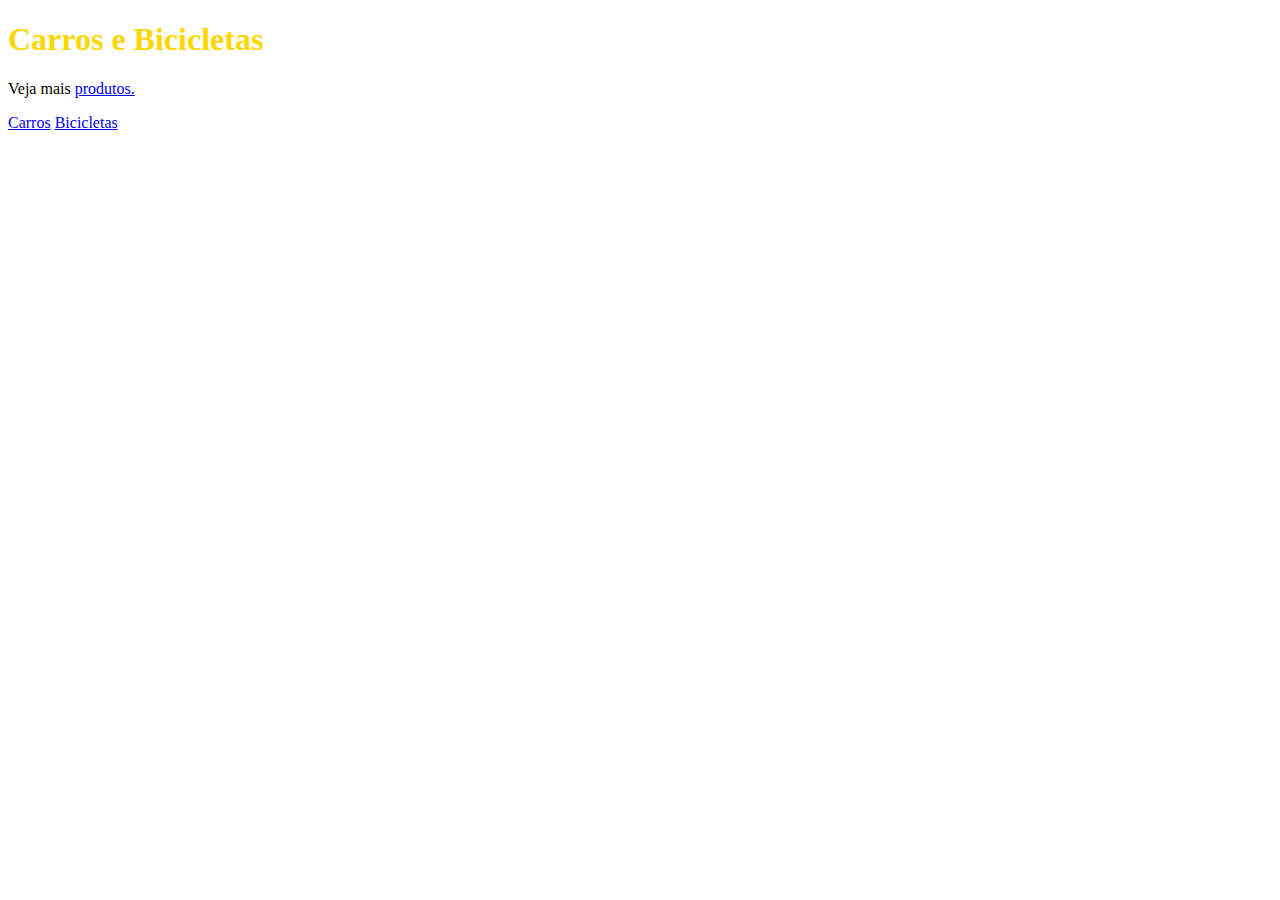
<file: 001_links/index.html>
<!DOCTYPE html>
<html>

<head>
    <meta charset="UTF-8">
    <meta http-equiv="X-UA-Compatible" content="IE=edge">
    <meta name="viewport" content="width=device-width, initial-scale=1.0">
    <title>Carros e Bicicletas</title>
    <link rel="stylesheet" href="/001_links/style.css">
</head>

<body>

    <h1 id="introducao">Carros e Bicicletas</h1>

    <p>Veja mais <a href="/">produtos.</a> </p>
    <a href="/001_links/produtos/carros.html">Carros</a>
    <a href="/001_links/produtos/bicicletas.html">Bicicletas</a>

</body>

</html>
</file>
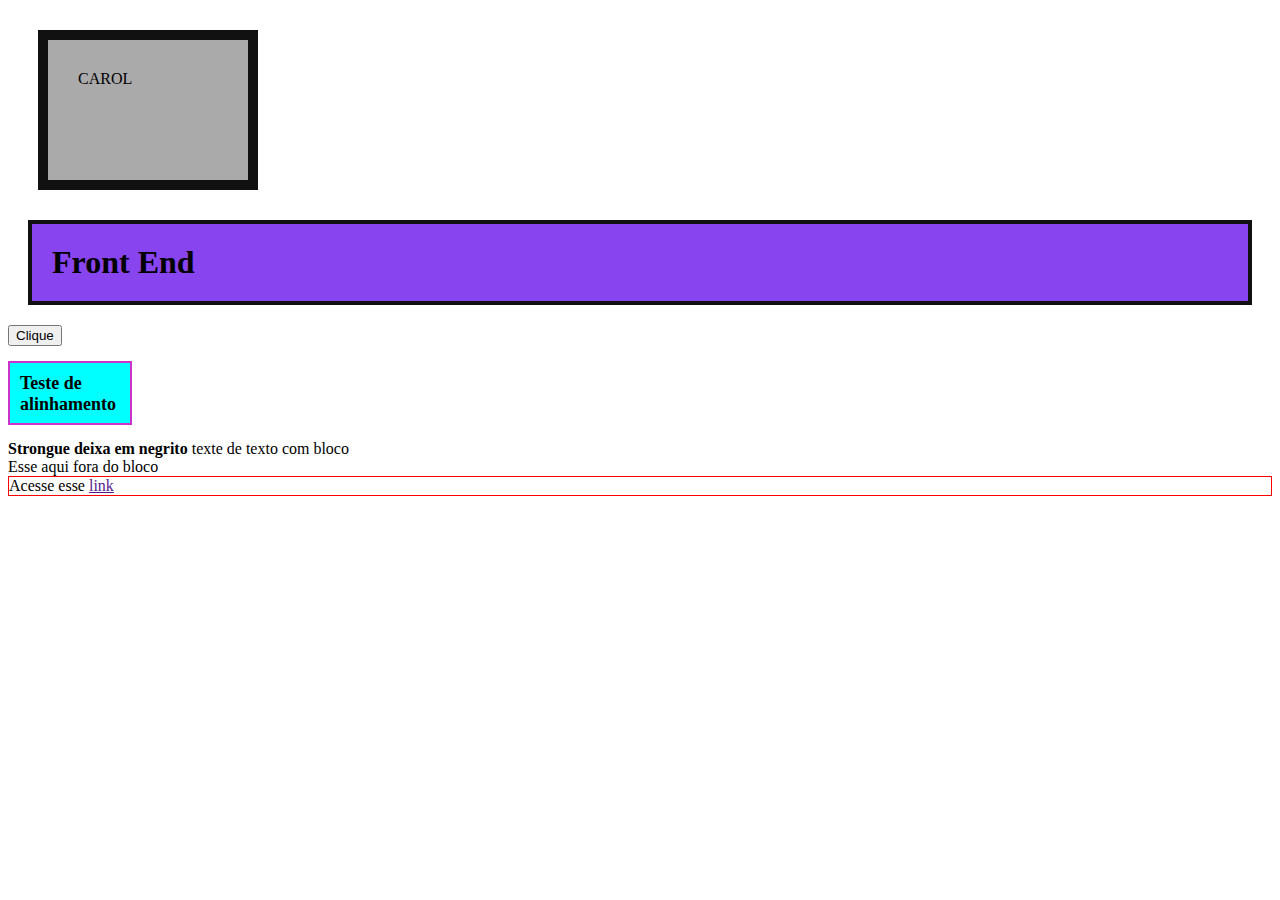
<file: 002_alinhamento/index.html>
<!DOCTYPE html>
<html lang="en">

<head>
  <meta charset="UTF-8">
  <meta http-equiv="X-UA-Compatible" content="IE=edge">
  <meta name="viewport" content="width=device-width, initial-scale=1.0">
  <title>Document</title>
  <link rel="stylesheet" href="/002_alinhamento/style.css">
</head>

<body>

  <div class="meunome">CAROL</div>
  <h1>Front End</h1>
  <button>Clique</button>
  <h2>Teste de alinhamento</h2>
  <strong>Strongue deixa em negrito</strong>
  <span>texte de texto com bloco <div>Esse aqui fora do bloco</div></span>
  <div class="meulink">Acesse esse <a href="">link</a></div>

</body>

</html>
</file>
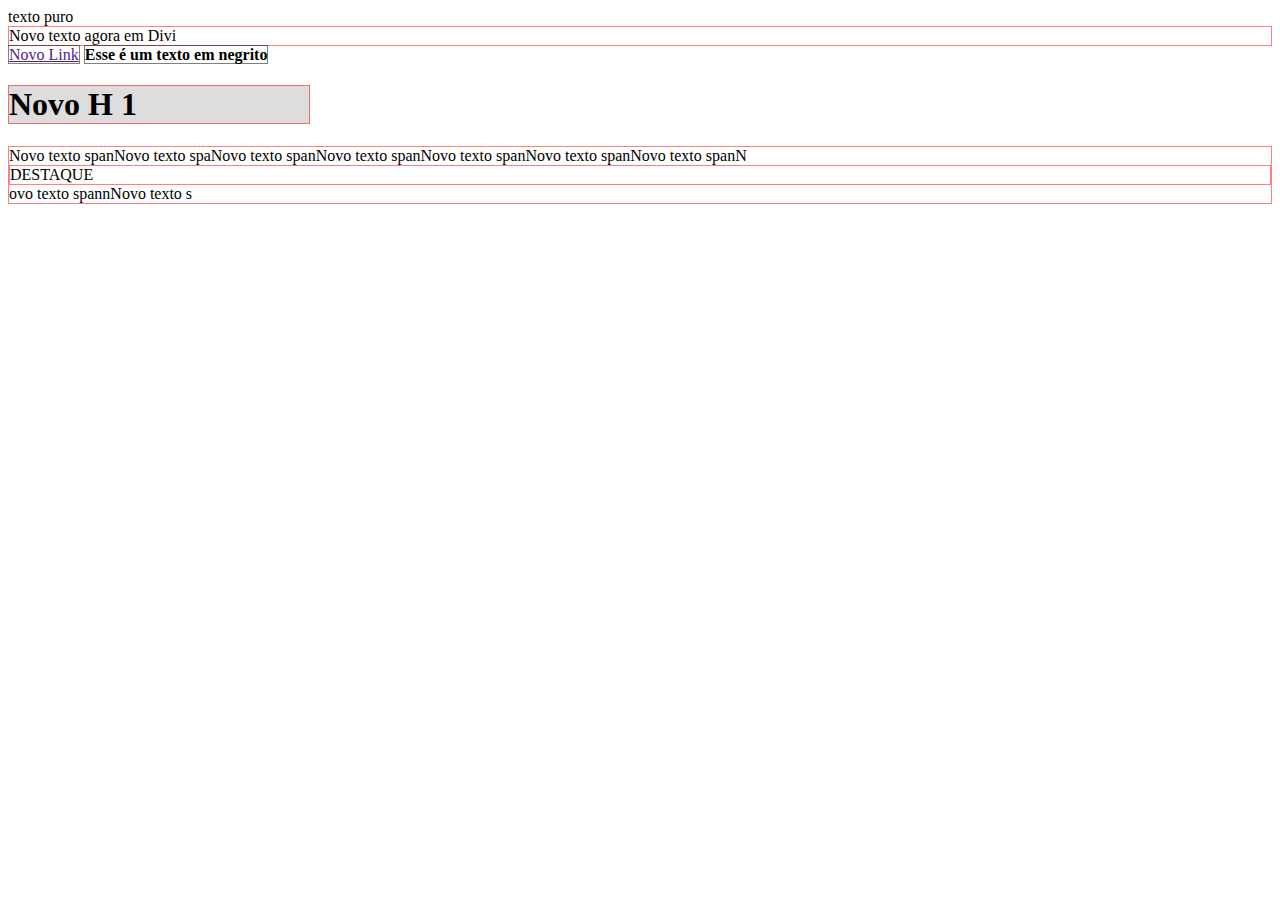
<file: 003/index.html>
<!DOCTYPE html>
<html lang="en">
<head>
  <meta charset="UTF-8">
  <meta http-equiv="X-UA-Compatible" content="IE=edge">
  <meta name="viewport" content="width=device-width, initial-scale=1.0">
  <title>Display</title>
  <link rel="stylesheet" href="style.css">
</head>
<body>

  texto puro
  <div>Novo texto agora em Divi</div>
  <a href="">Novo Link</a>
  <strong>Esse é um texto em negrito</strong>

  <h1>Novo H 1</h1>
  <div>Novo texto spanNovo texto spaNovo texto 
    spanNovo texto spanNovo texto spanNovo texto 
    spanNovo texto spanN <div>DESTAQUE</div> ovo texto spannNovo texto 
    s</div>

  
</body>
</html>
</file>
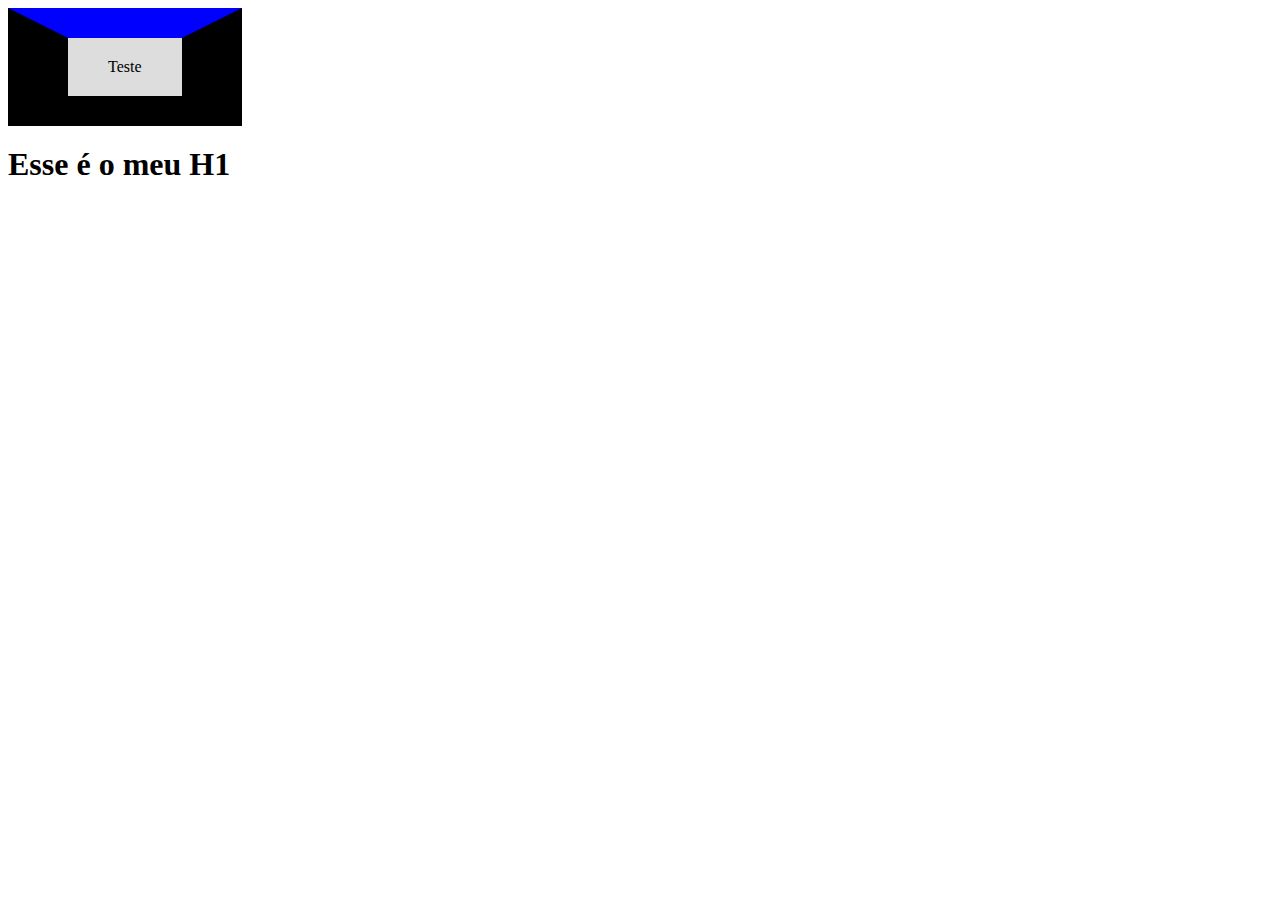
<file: 004_posicionamento/index.html>
<!DOCTYPE html>
<html lang="en">
<head>
  <meta charset="UTF-8">
  <meta http-equiv="X-UA-Compatible" content="IE=edge">
  <meta name="viewport" content="width=device-width, initial-scale=1.0">
  <title>Posicionamento</title>
  <link rel="stylesheet" href="style.css">
</head>
<body>

  <span>Teste</span>
  <h1>Esse é o meu H1</h1>
  
</body>
</html>
</file>
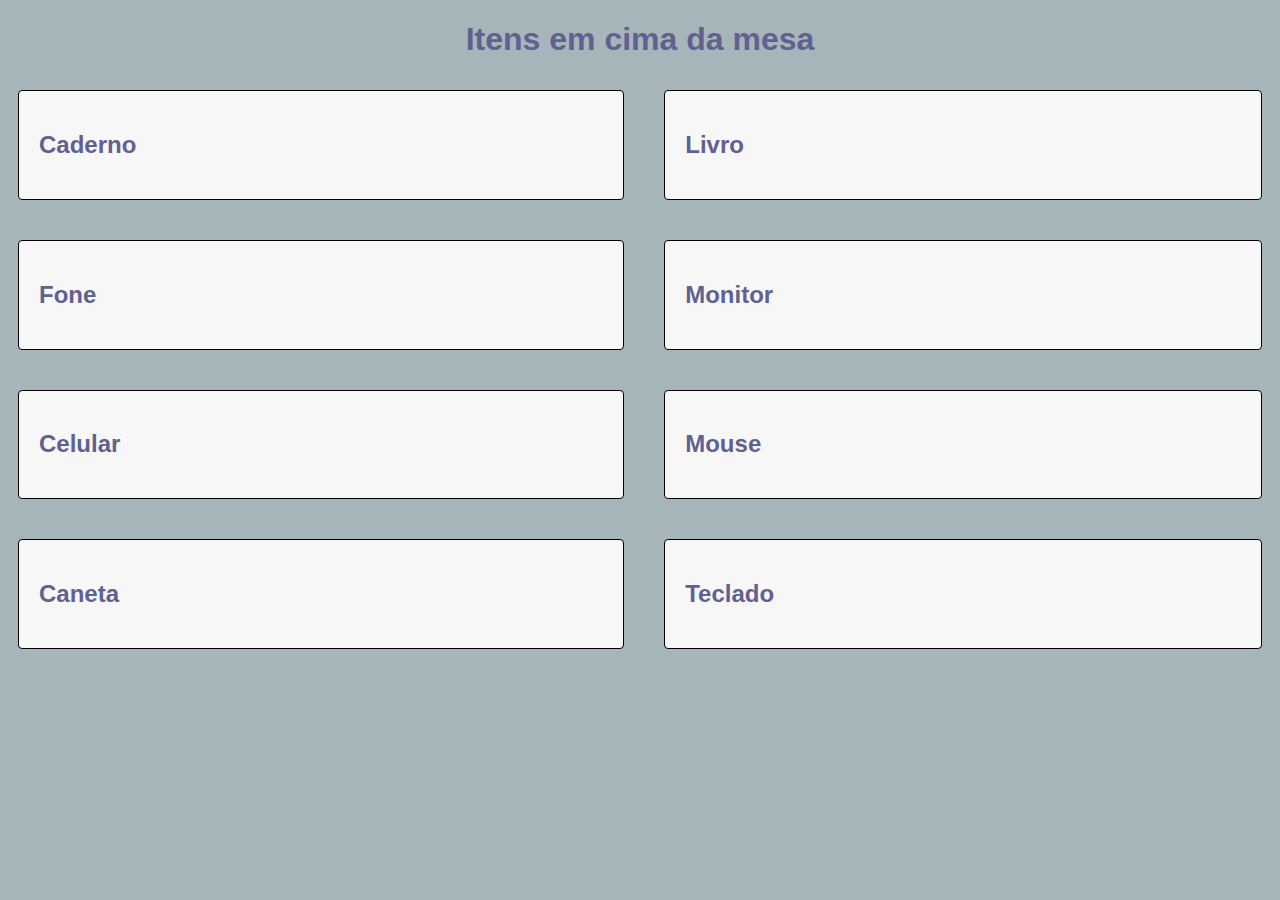
<file: 005.2_grid/index.html>
<!DOCTYPE html>
<html lang="en">

<head>
  <meta charset="UTF-8">
  <meta http-equiv="X-UA-Compatible" content="IE=edge">
  <meta name="viewport" content="width=device-width, initial-scale=1.0">
  <title>Testando Grid</title>
  <link rel="stylesheet" href="style.css">
</head>

<body>
  <h1>Itens em cima da mesa</h1>
  <div class="grid">
    <div class="itens">
      <h2>Caderno</h2>
    </div>
    <div class="itens">
      <h2>Livro </h2>
    </div>
    <div class="itens">
      <h2>Fone</h2>
    </div>
    <div class="itens">
      <h2>Monitor</h2>
    </div>
    <div class="itens">
      <h2>Celular</h2>
    </div>
    <div class="itens">
      <h2>Mouse</h2>
    </div>
    <div class="itens">
      <h2>Caneta</h2>
    </div>
    <div class="itens">
      <h2>Teclado</h2>
    </div>

  </div>
</body>

</html>
</file>
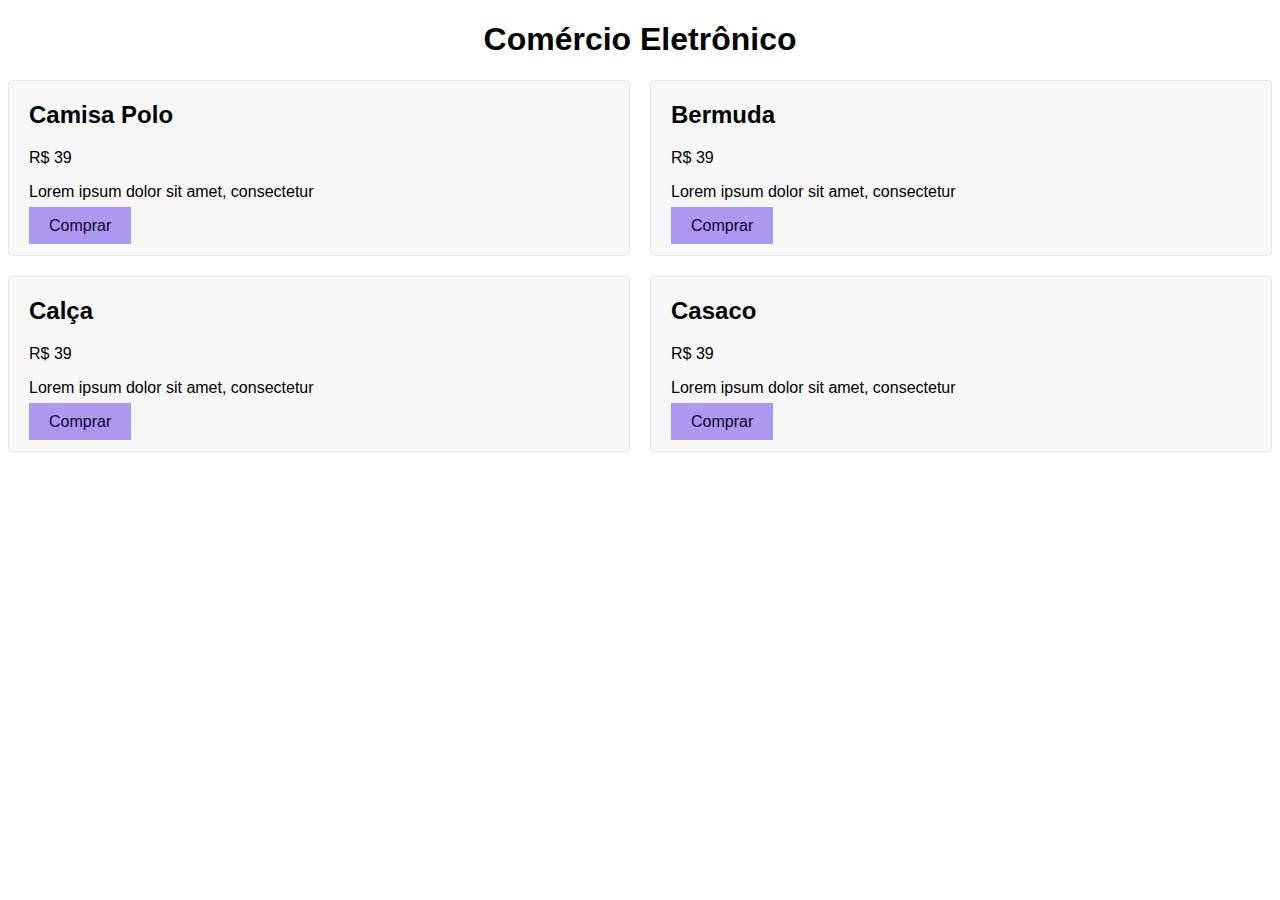
<file: 005_grid/index.html>
<!DOCTYPE html>
<html lang="en">

<head>
  <meta charset="UTF-8">
  <meta http-equiv="X-UA-Compatible" content="IE=edge">
  <meta name="viewport" content="width=h1, initial-scale=1.0">
  <title>Grid</title>
  <link rel="stylesheet" href="style.css">
</head>

<body>
  <h1>Comércio Eletrônico</h1>
  <div class="grid">
    <div class="item">
      <h2>Camisa Polo</h2>
      <p class="preco">R$ 39</p>
      <p>Lorem ipsum dolor sit amet, consectetur </p>
      <a class="comprar" href="/">Comprar</a>
    </div>

    <div class="item">
      <h2>Bermuda</h2>
      <p class="preco">R$ 39</p>
      <p>Lorem ipsum dolor sit amet, consectetur </p>
      <a class="comprar" href="/">Comprar</a>
    </div>
    <div class="item">
      <h2>Calça</h2>
      <p class="preco">R$ 39</p>
      <p>Lorem ipsum dolor sit amet, consectetur </p>
      <a class="comprar" href="/">Comprar</a>
    </div>

    <div class="item">
      <h2>Casaco</h2>
      <p class="preco">R$ 39</p>
      <p>Lorem ipsum dolor sit amet, consectetur </p>
      <a class="comprar" href="/">Comprar</a>
    </div>
  </div>


</body>

</html>
</file>
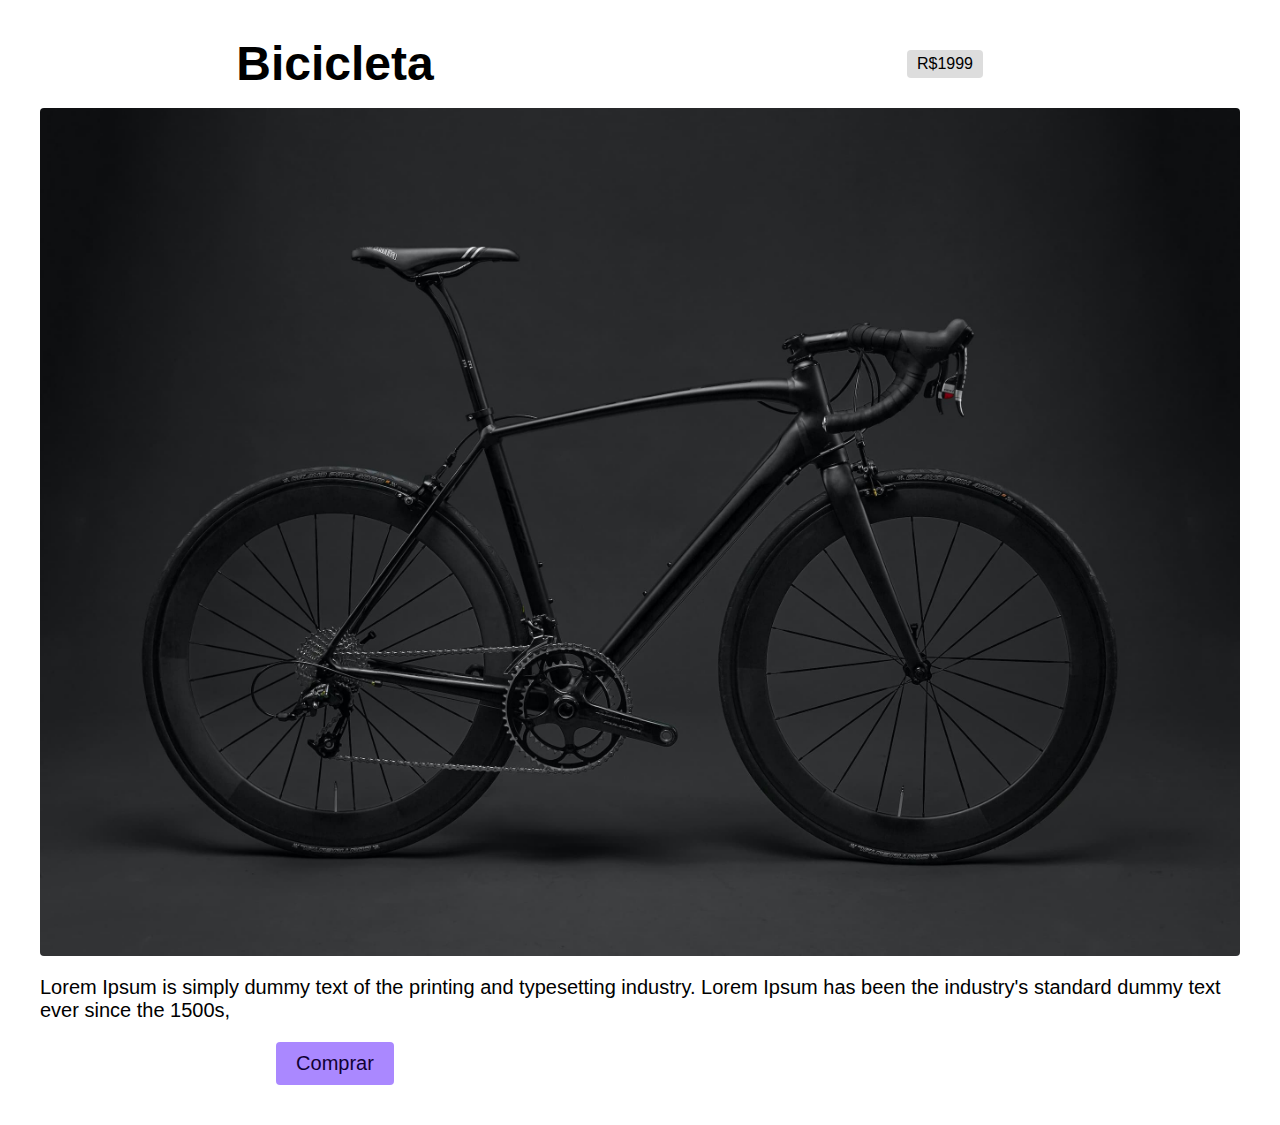
<file: 006_posicionandoimg/index.html>
<!DOCTYPE html>
<html lang="en">

<head>
  <meta charset="UTF-8">
  <meta http-equiv="X-UA-Compatible" content="IE=edge">
  <meta name="viewport" content="width=device-width, initial-scale=1.0">
  <title>Document</title>
  <link rel="stylesheet" href="style.css">
</head>

<body>
  <!-- <div class="grid">
    <h2 class="item">Bicicleta</h2>
    <p class="descricao">Lorem Ipsum is simply dummy text ypesettingypesettingypesettingof the printing and tyypesetting
      ypesettingpesetting ypesettingypesettingypesettingindustr</p>
    <p class="preco"> R$1999</p>
    <div class="foto">
      <img src="bicicleta.jpg" alt="fotodabike">
    </div>
  </div> -->

  <div class="grid">
    <h1 class="titulo">Bicicleta</h1>
    <span class="preco">R$1999</span>
    <img class="foto" src="bicicleta.jpg " alt="Bicicleta preta">
    <p class="descricao">Lorem Ipsum is simply dummy text of the printing and typesetting industry. Lorem Ipsum has been the industry's standard dummy text ever since the 1500s,</p>
      <a class="comprar" href="/">Comprar</a>
  </div>
</body>

</html>
</file>
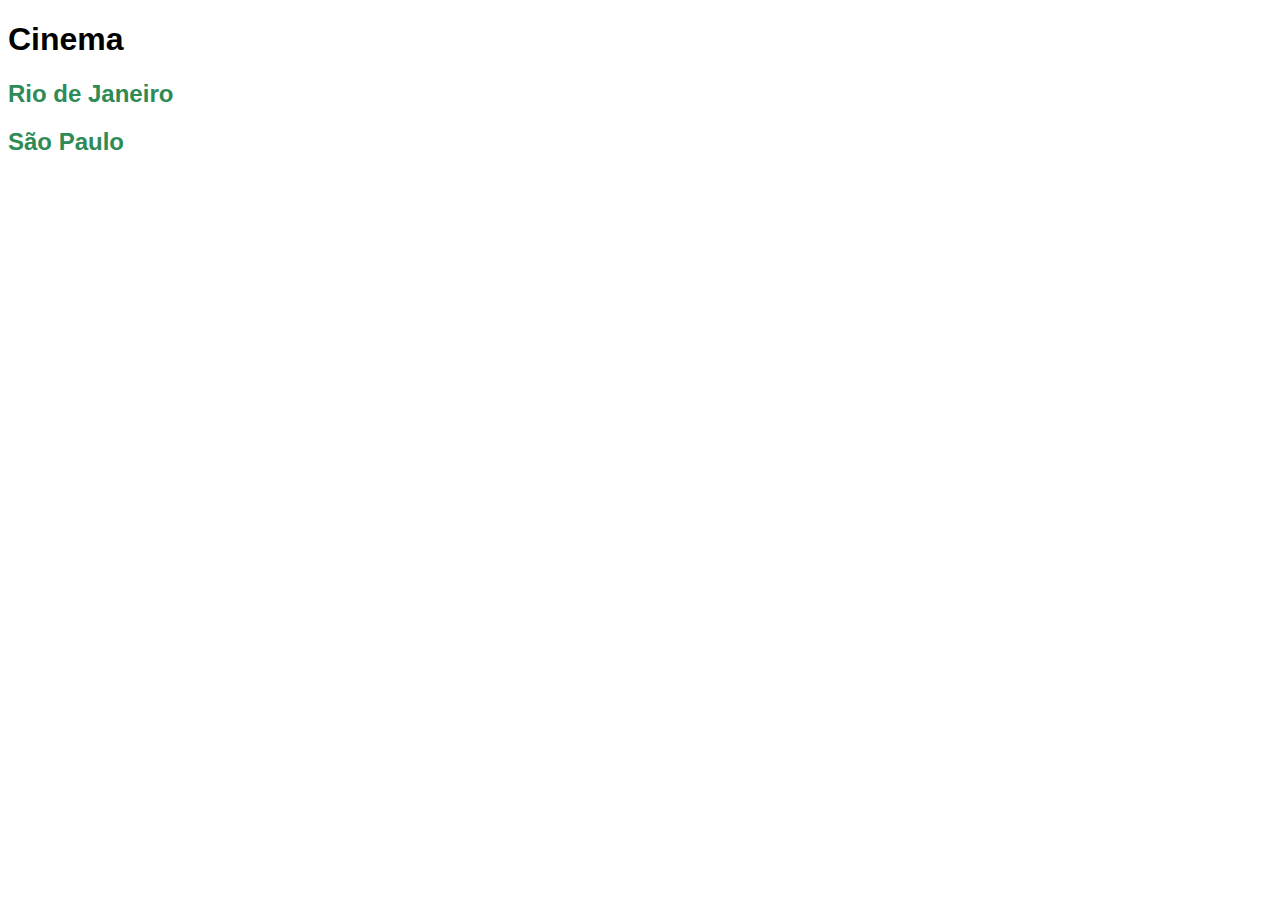
<file: Cinema/index.html>
<!DOCTYPE html>
<html lang="pt-br">

<head>
  <meta charset="UTF-8">
  <meta http-equiv="X-UA-Compatible" content="IE=edge">
  <meta name="viewport" content="width=device-width, initial-scale=1.0">
  <title>Cinema</title>
  <link rel="stylesheet" href="/Cinema/css/style.css">
</head>

<body>

  <h1>Cinema</h1>
  <h2><a href="/Cinema/estados/rj.html">Rio de Janeiro</a></h2>
  <h2><a href="/Cinema/estados/sp.html">São Paulo</a></h2>

</body>

</html>
</file>
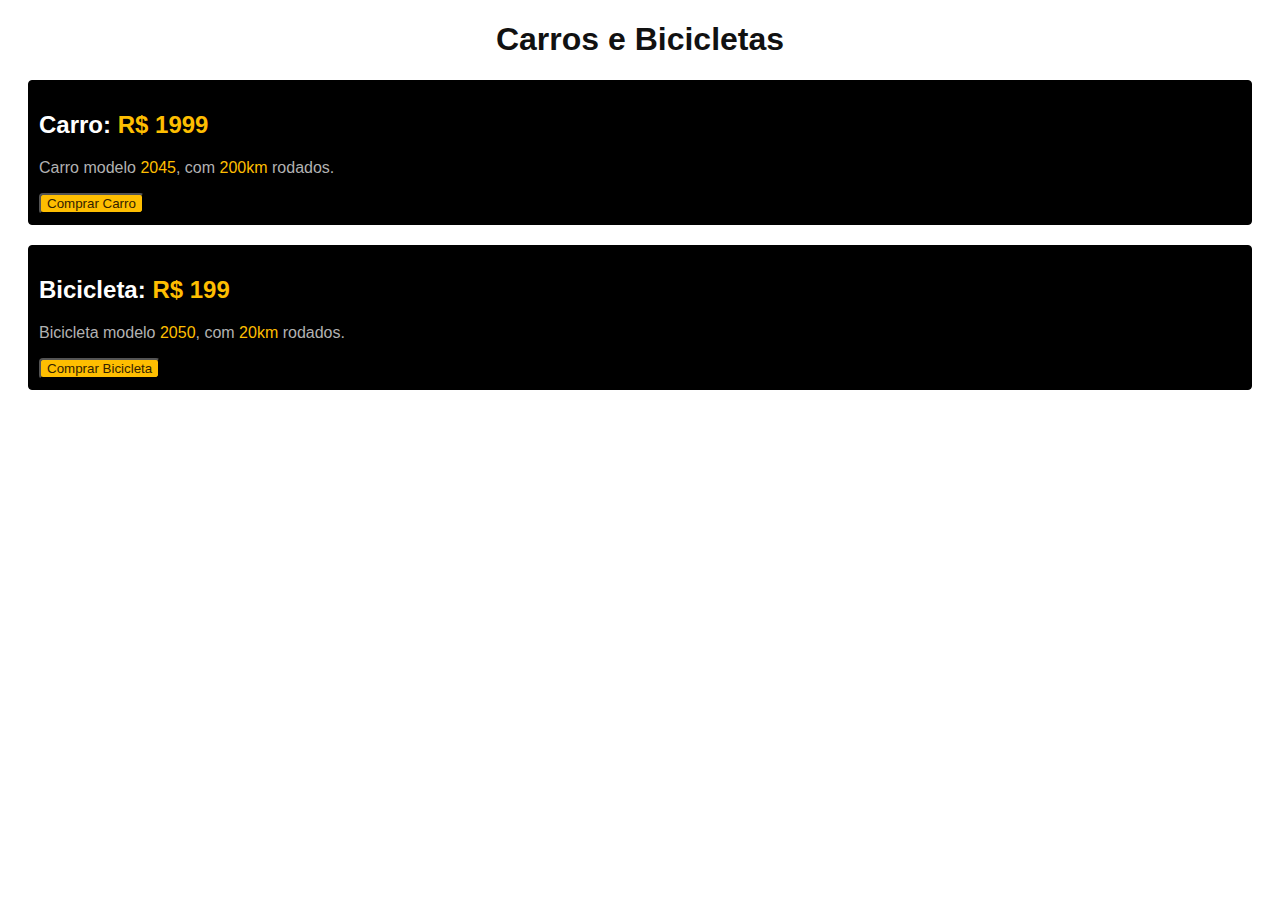
<file: Display_Exe/index.html>
<!DOCTYPE html>
<html lang="en">

<head>
  <meta charset="UTF-8">
  <meta http-equiv="X-UA-Compatible" content="IE=edge">
  <meta name="viewport" content="width=device-width, initial-scale=1.0">
  <title>Carro e Bicicletas</title>
  <link rel="stylesheet" href="style.css">
</head>

<body>
  <h1>Carros e Bicicletas</h1>
  <div>
    <h2> Carro:<span> R$ 1999</span></h2>
    <p> Carro modelo <span> 2045</span>, com <span>200km</span> rodados.</p>
    <button> Comprar Carro</button>
  </div>
  <div>
    <h2>Bicicleta: <span> R$ 199</span></h2>
    <p>Bicicleta modelo <span>2050</span>, com <span>20km</span> rodados.
    </p>
    <button> Comprar Bicicleta</button>
  </div>

</body>

</html>
</file>
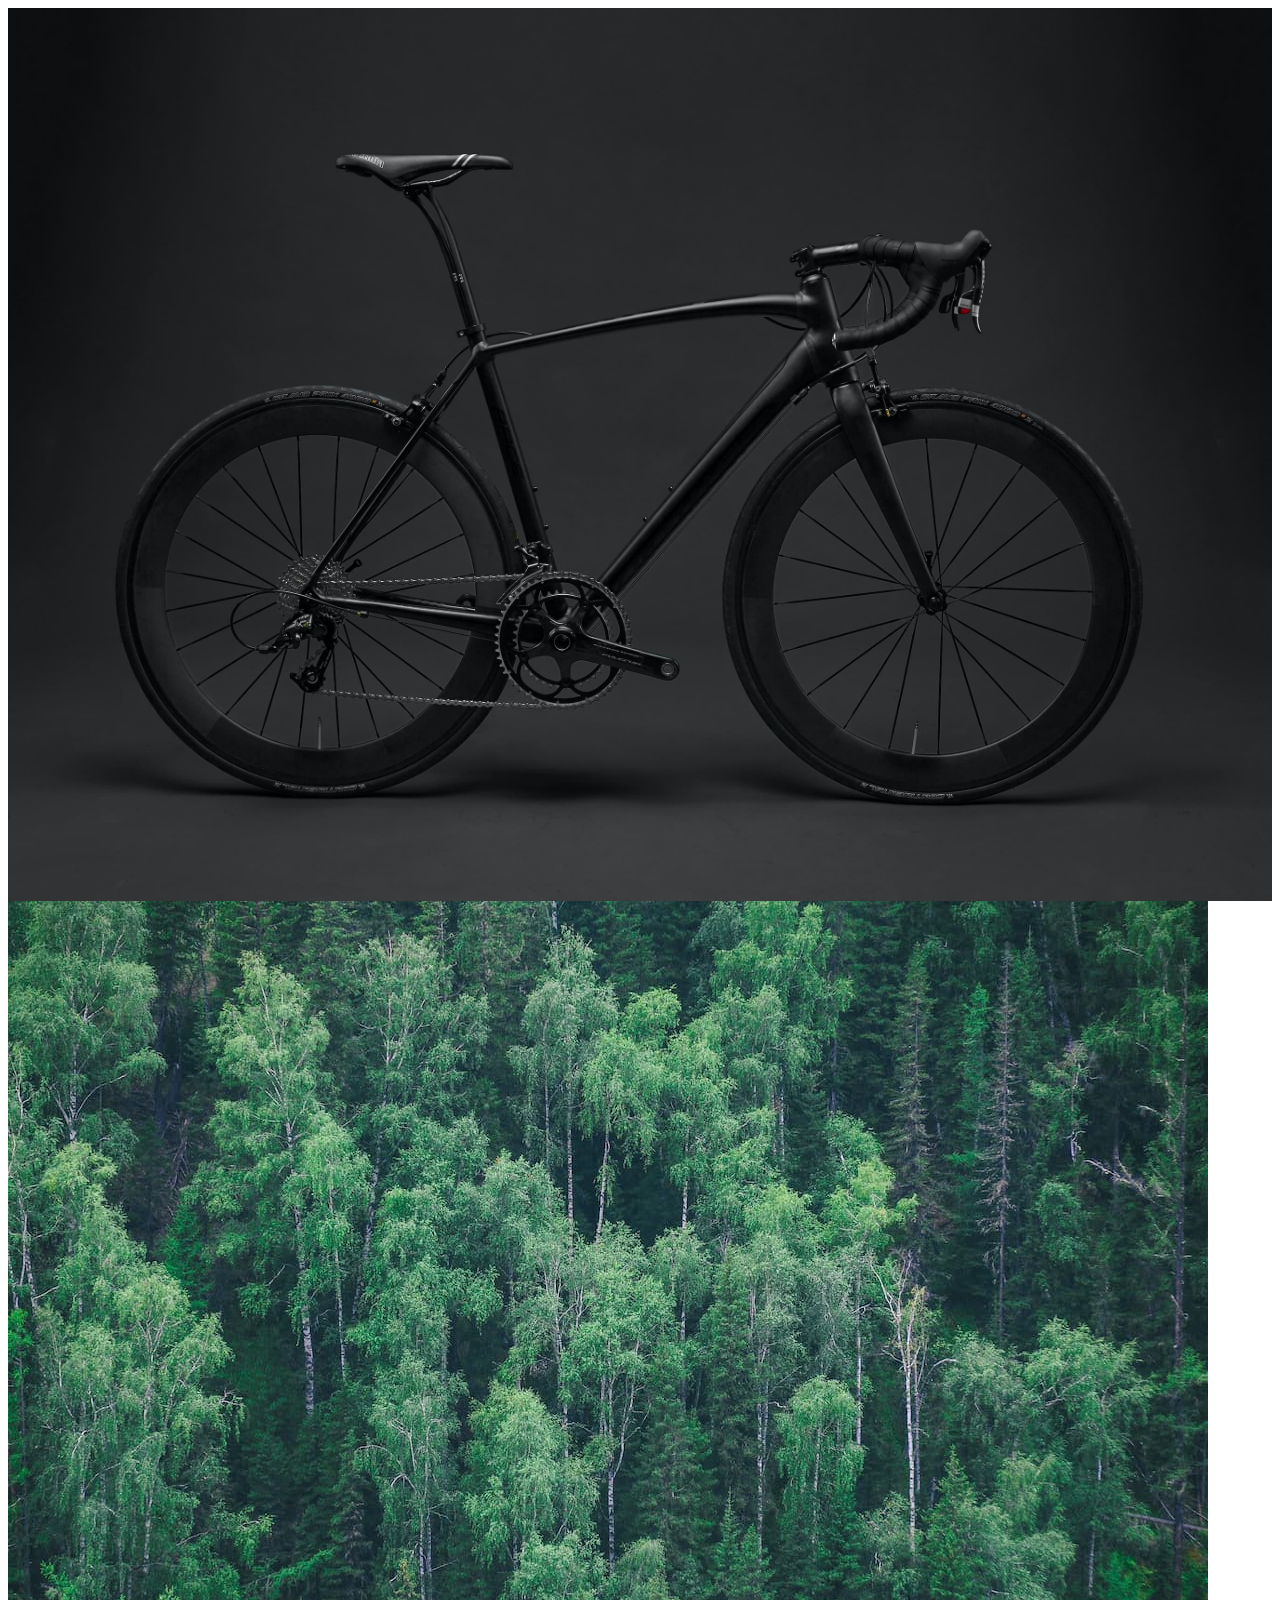
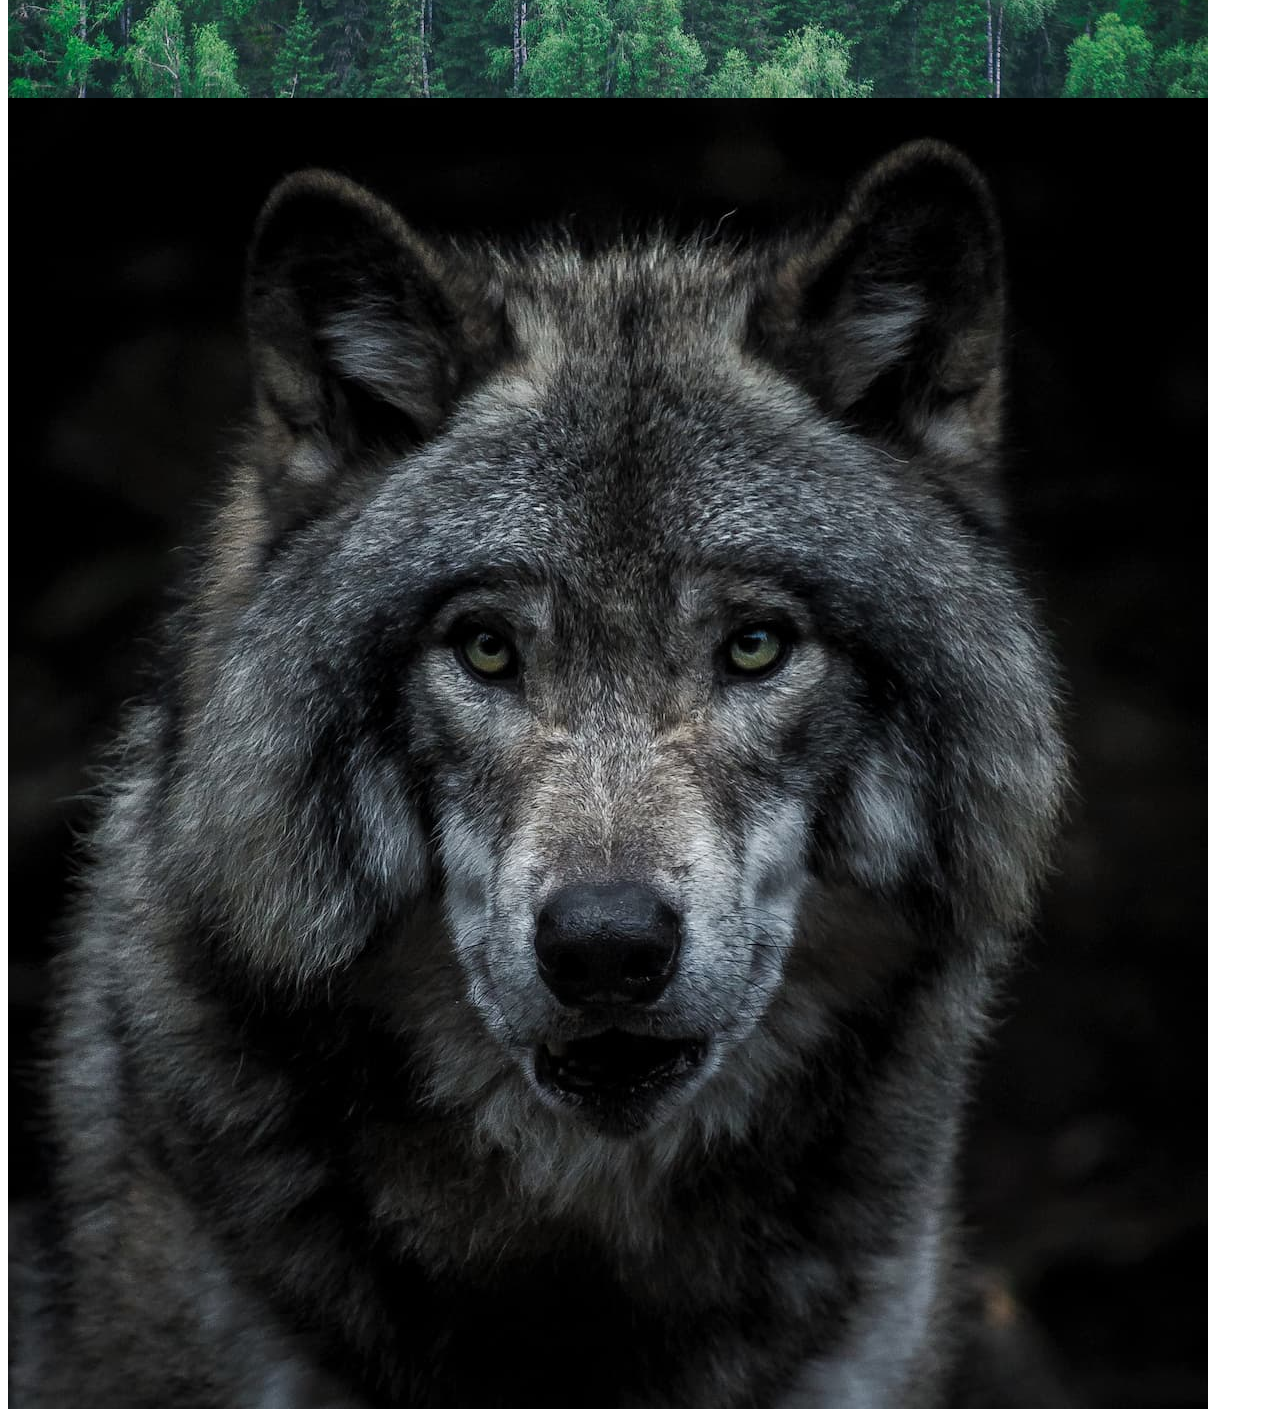
<file: imagens/index.html>
<!DOCTYPE html>
<html lang="en">
<head>
  <meta charset="UTF-8">
  <meta http-equiv="X-UA-Compatible" content="IE=edge">
  <meta name="viewport" content="width=device-width, initial-scale=1.0">
  <title>Imagens</title>
  <link rel="stylesheet" href="style.css">
</head>
<body>

  <img src="./img/bicicleta.jpg" alt="bicicleta preta">
  <img src="./img/floresta.jpg" alt="floresta">
  <img src="./img/lobo.jpg" alt="lobo">

  
</body>
</html>
</file>
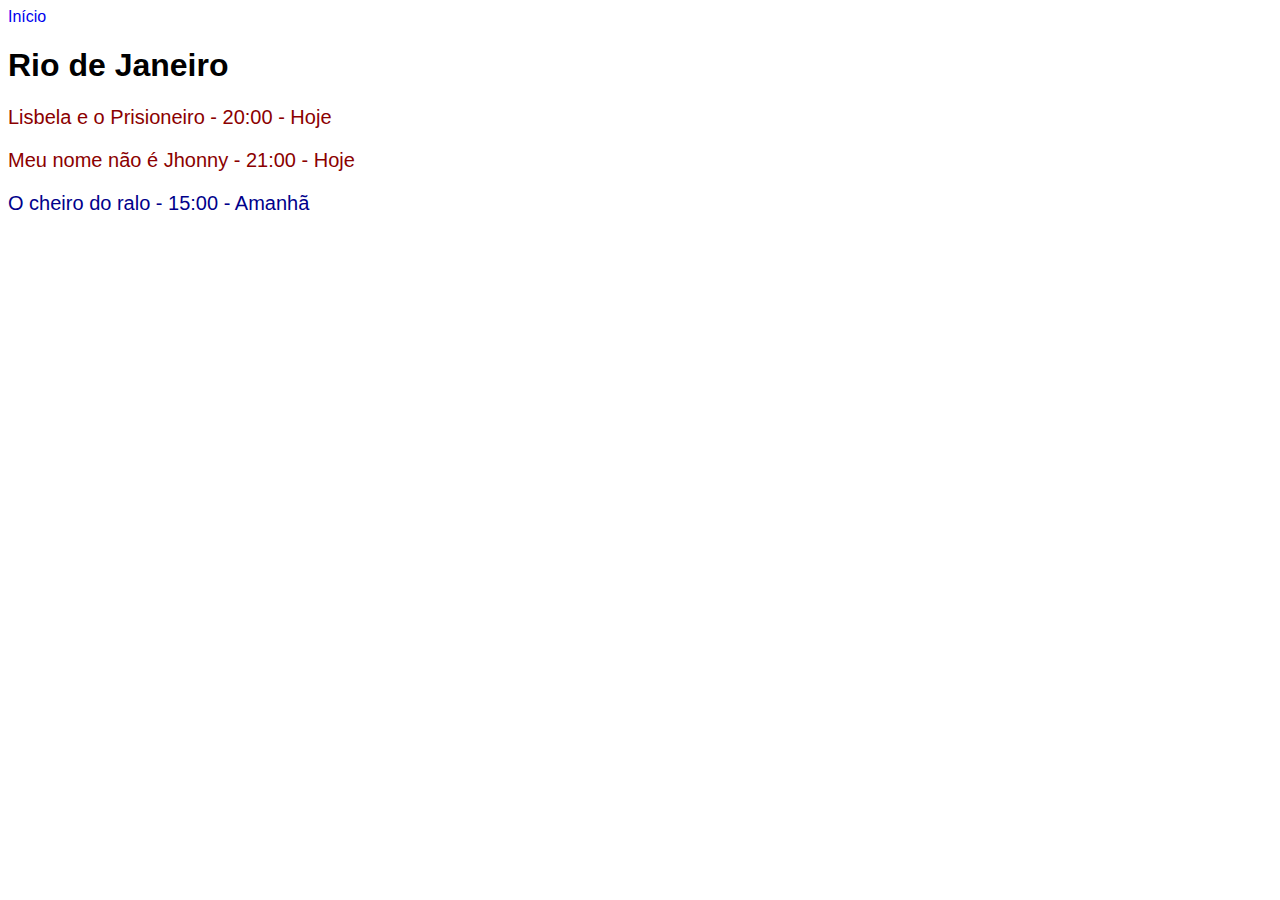
<file: Cinema/estados/rj.html>
<!DOCTYPE html>
<html lang="pt-br">

<head>
  <meta charset="UTF-8">
  <meta http-equiv="X-UA-Compatible" content="IE=edge">
  <meta name="viewport" content="width=device-width, initial-scale=1.0">
  <title>Document</title>
  <link rel="stylesheet" href="/Cinema/css/style.css">
</head>

<body>
  <a href="/Cinema/index.html">Início</a>
  <h1>Rio de Janeiro</h1>
  <p class="hoje">Lisbela e o Prisioneiro - 20:00 - Hoje</p>
  <p class="hoje">Meu nome não é Jhonny - 21:00 - Hoje </p>
  <p class="amanha">O cheiro do ralo - 15:00 - Amanhã</p>
</body>

</html>
</file>
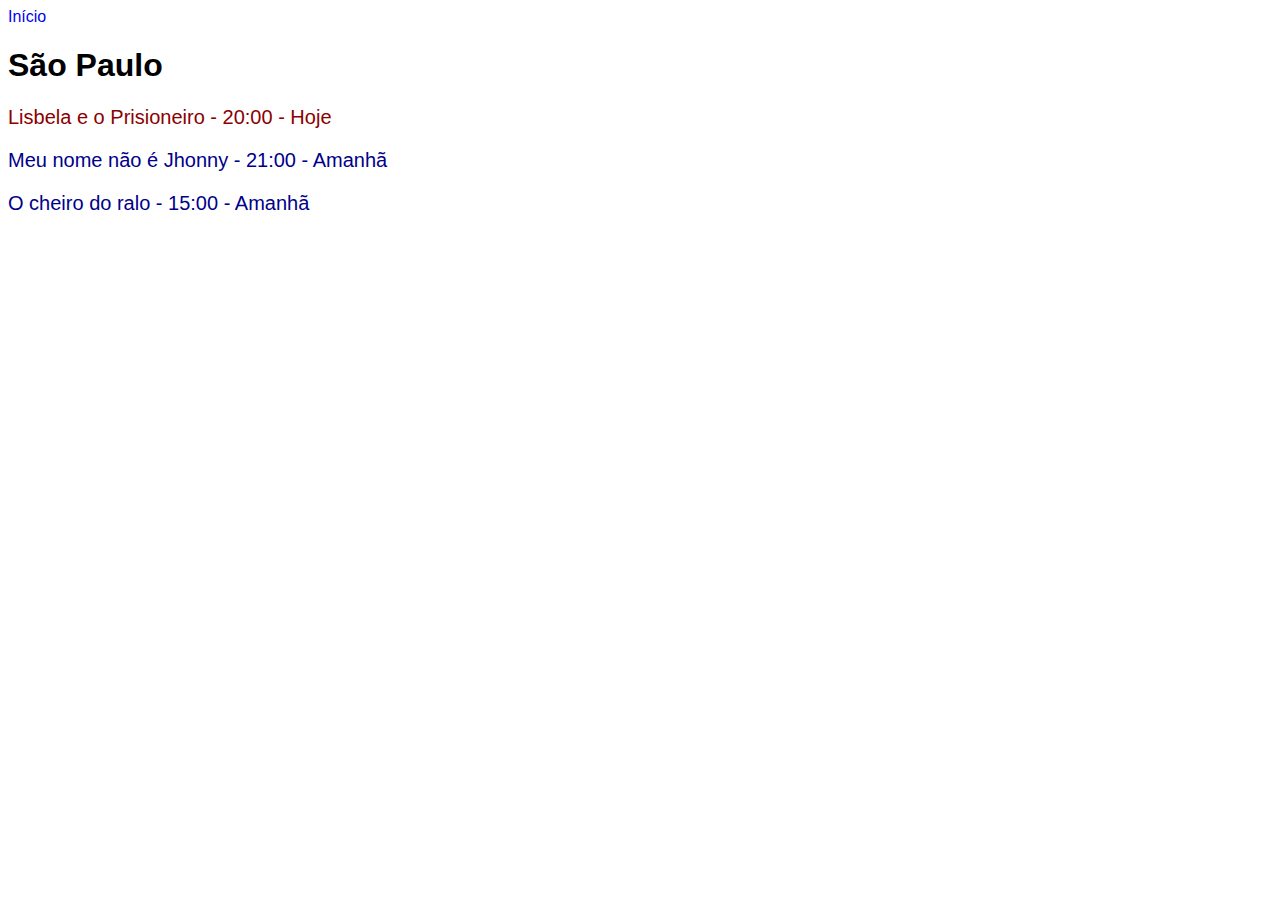
<file: Cinema/estados/sp.html>
<!DOCTYPE html>
<html lang="pt-br">

<head>
  <meta charset="UTF-8">
  <meta http-equiv="X-UA-Compatible" content="IE=edge">
  <meta name="viewport" content="width=device-width, initial-scale=1.0">
  <title>Document</title>
  <link rel="stylesheet" href="/Cinema/css/style.css">
</head>

<body>

  <a href="/Cinema/index.html">Início</a>
  <h1>São Paulo</h1>
  <p class="hoje">Lisbela e o Prisioneiro - 20:00 - Hoje</p>
  <p class="amanha">Meu nome não é Jhonny - 21:00 - Amanhã </p>
  <p class="amanha">O cheiro do ralo - 15:00 - Amanhã</p>
</body>

</html>
</file>
<file: 001_links/style.css>
#introducao {
  color: gold;
}
</file>
<file: 002_alinhamento/style.css>
.meunome {
  background: #aaa;
  height: 80px;
  width: 140px;
  padding: 30px;
  border: 10px solid #111;
  margin: 30px;
}

h1 {
  background: #84e;
  padding: 20px;
  border: 4px solid #111;
  margin: 20px;
  /*a margem no css que sobressai é a maior*/
}

h2 {
  background-color: aqua;
  padding: 10px;
  border: 2px solid rgb(204, 51, 204);
  font-size: 18px;
  height: 40px;
  width: 100px;
}

.meulink {
  border: 1px solid rgb(255, 0, 0.5);
}
</file>
<file: 003/style.css>
h1{
  background: #ddd;
  width: 300px;
}
span, a, strong {
  border: 1px solid rgba(0, 0, 0, 0.5);
}
div, h1, p {
  border:1px solid rgba(255, 0, 0, 0.5);
}
</file>
<file: 004_posicionamento/style.css>
span {
  display: inline-block;
  background: #ddd;
}
span {
  padding: 30px;
  padding: 20px 40px;
 /* padding: 40px 100px 200px 10px;*/
  border: 10px solid black;
  border-top: 10px solid blue;
  border-width: 30px 60px;
}
h1 {
  margin-block-start: 30px;
  margin-block-start: 20px;
  
}
</file>
<file: 005.2_grid/style.css>
body {
  font-family: Arial, Helvetica, sans-serif;
  background-color: rgba(65, 96, 105, 0.466);
  color: rgb(97, 97, 145);
}

h1 {
  text-align: center;
}

.grid {
  display: grid;
  grid-template-columns: auto auto;
  gap: 20px;
  justify-content:stretch; 
}

.itens {
  margin: 10px;
  padding: 20px;
  border: 1px solid black;
  border-radius: 4px;
  background: #f7f7f7;

}
</file>
<file: 005_grid/style.css>
body {
  font-family: Arial, Helvetica, sans-serif;
}

h1 {
  text-align: center;
}
h2 {
  margin-top: 0px;
}

.comprar { 
  background: #a9e;
  color: #103;
  padding: 10px 20px;
  text-decoration: none;

}

.item {
  background: #f7f7f7;
  border: 1px solid #e7e7e7;
  padding: 20px;
  border-radius: 4px;
}

.grid {
  display: grid;
  grid-template-columns: 1fr 1fr;
  gap: 20px;
}
</file>
<file: 006_posicionandoimg/style.css>
body {
  font-family: Arial, Helvetica, sans-serif;
  margin: 40px;
}
h1, p {
  margin: 0px;
}
h1 {
  font-size: 48px;
  line-height: 1;
}
p {
  font-size: 20px;
}
img {
  max-width: 100%;
  border-radius: 4px;
}
.preco {
  background: #ddd;
  padding: 5px 10px;
  border-radius: 4px;
}
.grid {
  display: grid;
  gap: 20px;
  grid-template-columns: 1fr 1fr;
  place-items: center;
}
.foto {
  grid-column: 1/-1;
}
.descricao {
  grid-column: 1/-1;
}
.comprar {
  background: #a8f;
  color: #103;
  padding: 10px 20px;
  text-decoration: none;
  border-radius: 4px;
  text-align: center;
  font-size: 20px;
}
</file>
<file: Cinema/css/style.css>
.hoje {
  color: darkred;
}
.amanha {
  color: darkblue;
}
body a {
  text-decoration: none;
}
h2 a {
  color: seagreen;
}
p {
  font-size: 20px;
}
body {
  font-family: Arial, Helvetica, sans-serif;
}
</file>
<file: Display_Exe/style.css>
body {
  font-family: Arial, Helvetica, sans-serif;
}

h1 {
  color: #111;
  text-align: center;
}

h2 {
  color: white;
}

p {
  color: #b2b2b2;
}

span {
  color: #febe01;
}

button {
  color: #332200;
  background: #febe01;
  border-radius: 4px;
}

div {
  border: 1px solid black;
  background: black;
  margin: 20px;
  padding: 10px;
  width: auto;
  border-radius: 4px;
}
</file>
<file: imagens/style.css>
img {
  max-width: 100%;
  display: block;
}
</file>
